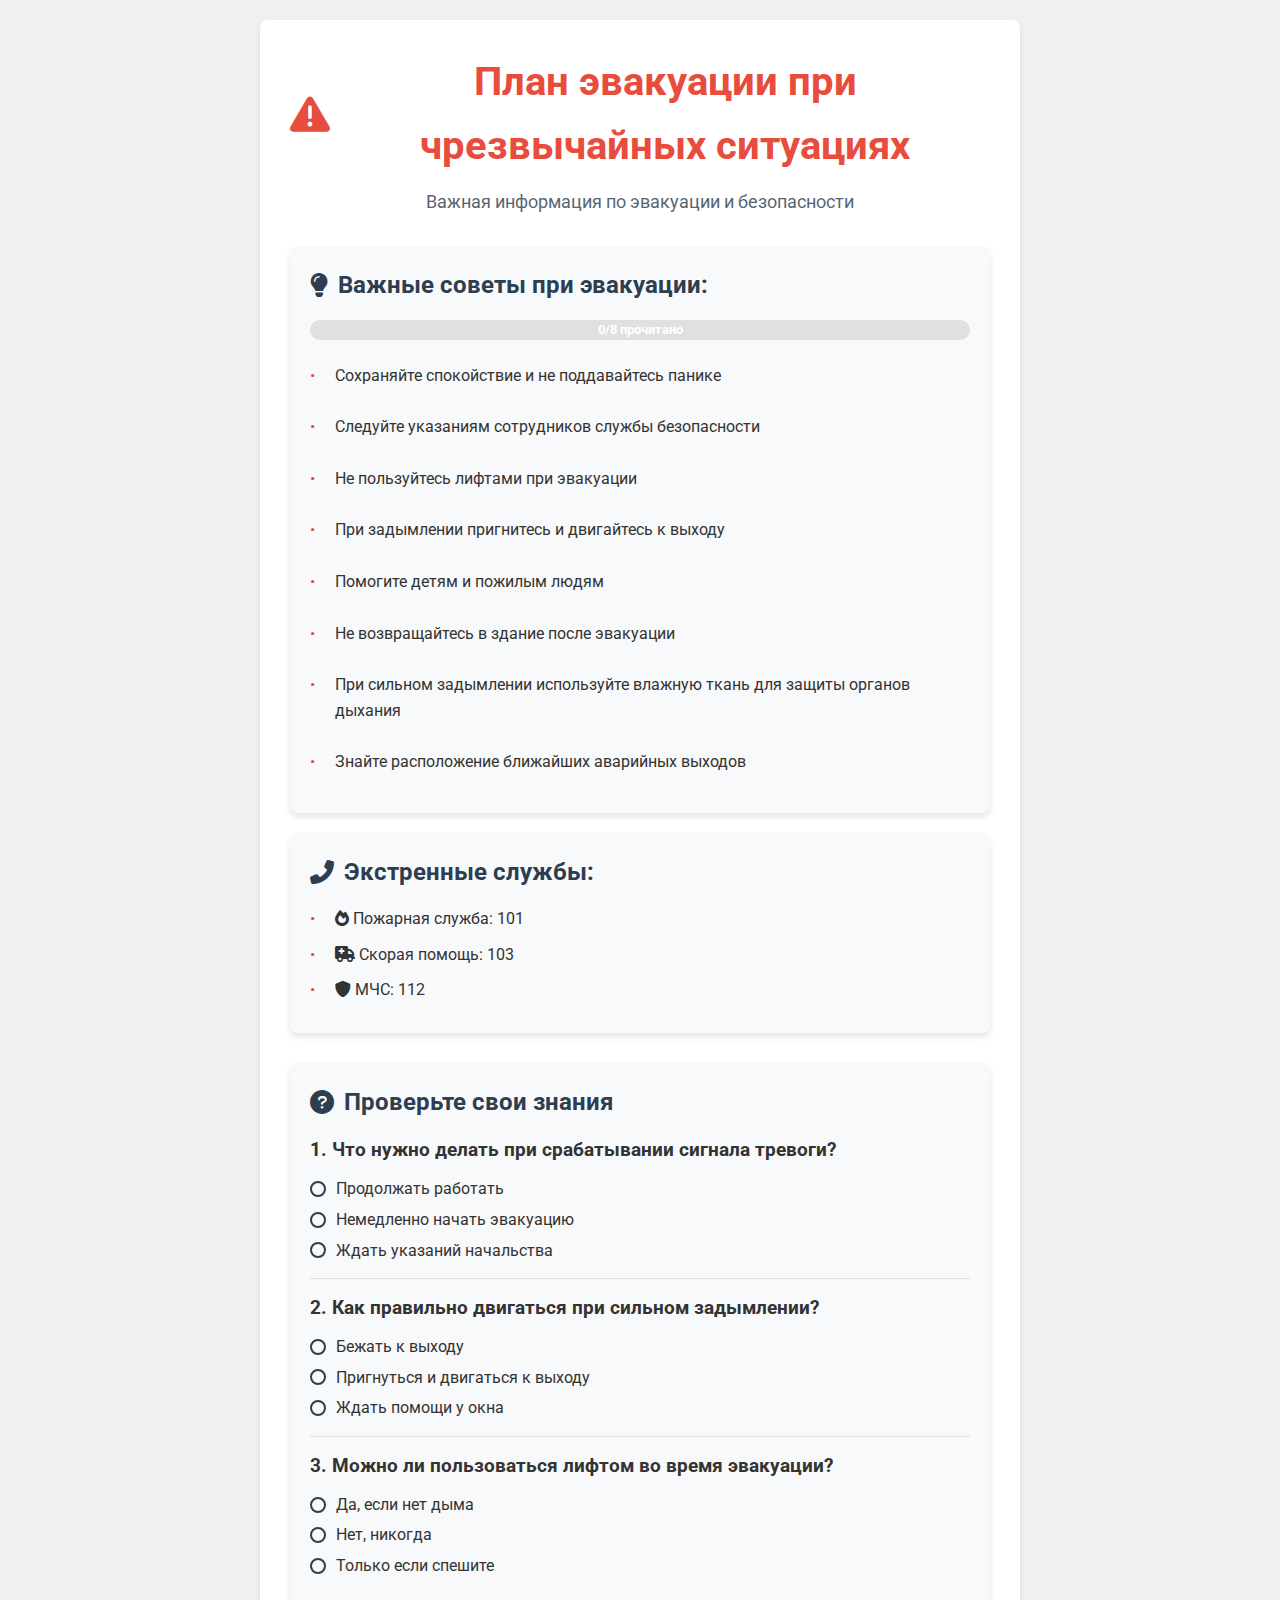
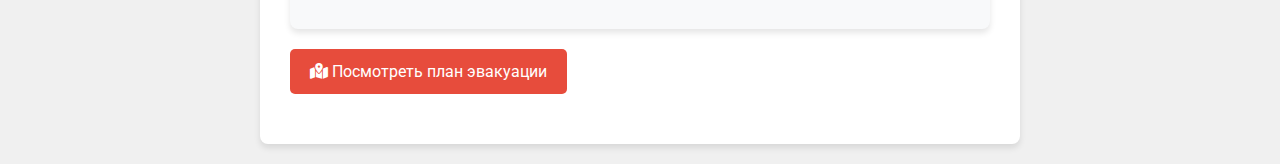
<file: ProjectExample/project/index.html>
<!DOCTYPE html>
<html lang="ru">
<head>
    <meta charset="UTF-8">
    <meta name="viewport" content="width=device-width, initial-scale=1.0">
    <title>План эвакуации при ЧС</title>
    <link rel="stylesheet" href="css/styles1.css">
    <link href="https://fonts.googleapis.com/css2?family=Roboto:wght@300;400;500;700&display=swap" rel="stylesheet">
    <link rel="stylesheet" href="https://cdnjs.cloudflare.com/ajax/libs/font-awesome/6.0.0/css/all.min.css">
</head>
<body>
    <div class="container">
        <header>
            <h1><i class="fas fa-exclamation-triangle"></i> План эвакуации при чрезвычайных ситуациях</h1>
            <p class="subtitle">Важная информация по эвакуации и безопасности</p>
        </header>

        <div class="main-content">
            <div class="info-panel">    
                <div class="tips">
                    <h2><i class="fas fa-lightbulb"></i> Важные советы при эвакуации:</h2>
                    <div class="progress-bar">
                        <div class="progress" id="readingProgress"></div>
                        <span id="progressText">0/8 прочитано</span>
                    </div>
                    <ul id="evacuationTips">
                    </ul>
                </div>

                <div class="emergency-contacts">
                    <h2><i class="fas fa-phone-alt"></i> Экстренные службы:</h2>
                    <ul>
                        <li><i class="fas fa-fire"></i> Пожарная служба: 101</li>
                        <li><i class="fas fa-ambulance"></i> Скорая помощь: 103</li>
                        <li><i class="fas fa-shield-alt"></i> МЧС: 112</li>
                    </ul>
                </div>
            </div>

            <div class="interactive-section">
                <div class="quiz-section">
                    <h2><i class="fas fa-question-circle"></i> Проверьте свои знания</h2>
                    <div class="quiz-container" id="quizContainer">
                    </div>
                    <div id="quizResult" class="quiz-result" style="display: none;"></div>
                </div>
            </div>
        </div>
        <a href="plan.html" class="nav-button" id="toPlanBtn">
            <i class="fas fa-map-marked-alt"></i> Посмотреть план эвакуации
        </a>
    </div>
    <div class="notification" id="notification"></div>
    <script>

        document.querySelectorAll('.nav-button').forEach(button => {
            button.addEventListener('click', function(e) {
                e.preventDefault();
                document.body.classList.add('fade-out');
                
                setTimeout(() => {
                    window.location.href = this.href;
                }, 500);
            });
        });
    </script>
    <script src="js/script.js"></script>
</body>
</html>
</file>
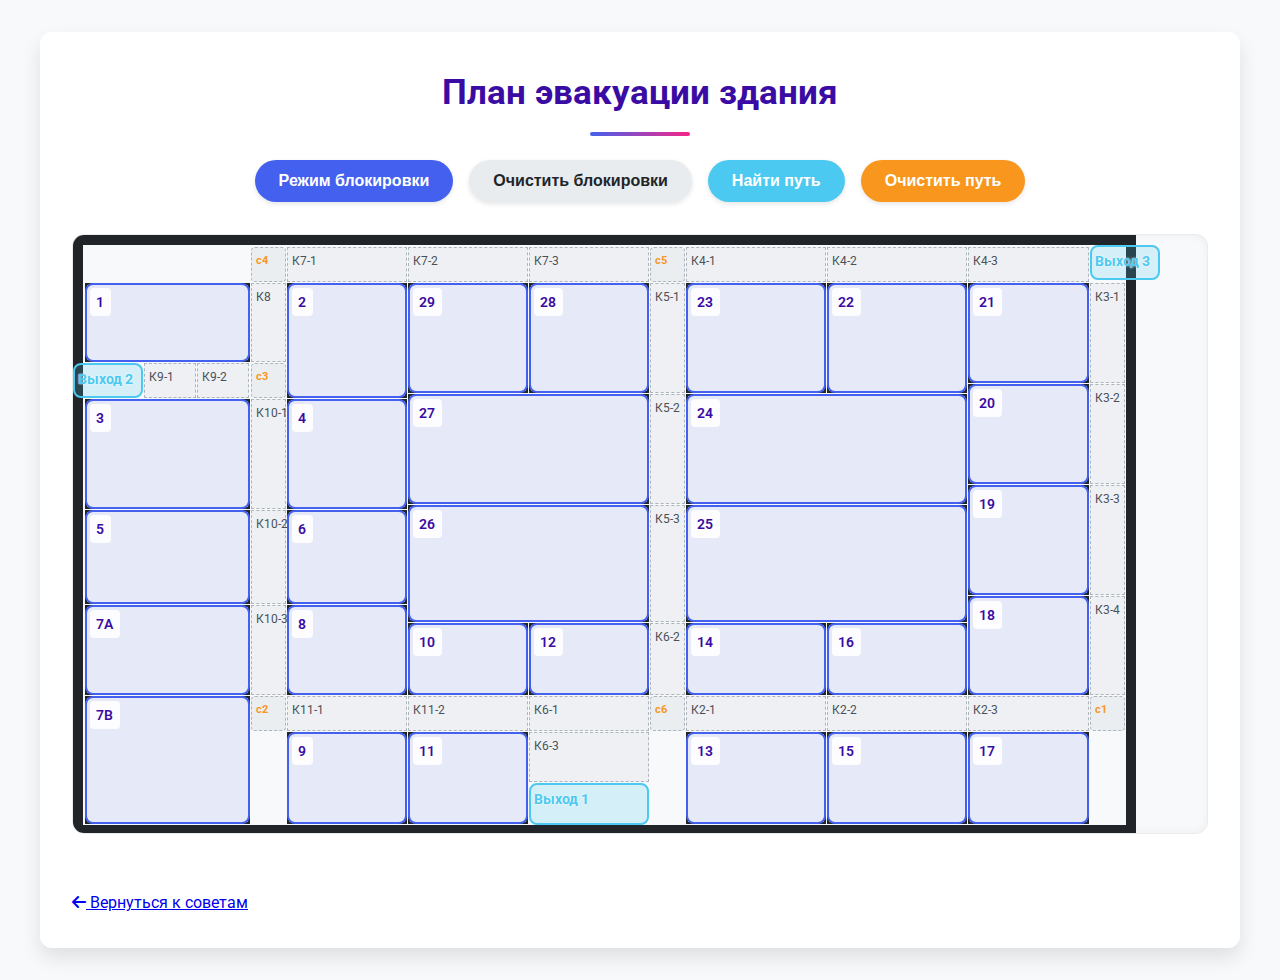
<file: ProjectExample/project/plan.html>
<!DOCTYPE html>
<html lang="ru">
<head>
    <meta charset="UTF-8">
    <meta name="viewport" content="width=device-width, initial-scale=1.0">
    <title>План эвакуации</title>
    <link href="https://fonts.googleapis.com/css2?family=Roboto:wght@300;400;500;700&display=swap" rel="stylesheet">
<link rel="stylesheet" href="https://cdnjs.cloudflare.com/ajax/libs/font-awesome/6.0.0/css/all.min.css">
    <link rel="stylesheet" href="css/style.css">
</head>
<body>
    <div class="container">
        <h1>План эвакуации здания</h1>
        
        <div class="controls">
            <button id="blockModeBtn">Режим блокировки</button>
            <button id="clearBlockedBtn">Очистить блокировки</button>
            <button id="findPathBtn">Найти путь</button>
            <button id="clearPathBtn">Очистить путь</button>
        </div>
        
        <div id="mapContainer"></div>
        
        <div id="infoPanel"></div>

        <a href="index.html" class="nav-button" id="toIndexBtn">
            <i class="fas fa-arrow-left"></i> Вернуться к советам
        </a>
    </div>

    <script src="js/graph-data.js"></script>
    <script src="js/app.js"></script>
    <script>
        document.querySelectorAll('.nav-button').forEach(button => {
            button.addEventListener('click', function(e) {
                e.preventDefault();
                document.body.classList.add('fade-out');
                
                setTimeout(() => {
                    window.location.href = this.href;
                }, 500);
            });
        });
    </script>
</body>
</html>
</file>
<file: ProjectExample/project/css/styles1.css>
:root {
    --primary-color: #e74c3c;
    --secondary-color: #2c3e50;
    --background-color: #f0f0f0;
    --card-background: #ffffff;
    --text-color: #333333;
    --border-radius: 8px;
    --box-shadow: 0 4px 6px rgba(0, 0, 0, 0.1);
    --transition: all 0.3s ease;
}

* {
    margin: 0;
    padding: 0;
    box-sizing: border-box;
}

body {
    font-family: 'Roboto', sans-serif;
    max-width: 800px;
    margin: 0 auto;
    padding: 20px;
    background-color: var(--background-color);
    color: var(--text-color);
    line-height: 1.6;
}

.container {
    background-color: var(--card-background);
    padding: 30px;
    border-radius: var(--border-radius);
    box-shadow: var(--box-shadow);
}

header {
    text-align: center;
    margin-bottom: 30px;
}

h1 {
    color: var(--primary-color);
    font-size: 2.5em;
    margin-bottom: 10px;
    display: flex;
    align-items: center;
    justify-content: center;
    gap: 10px;
}

.subtitle {
    color: var(--secondary-color);
    font-size: 1.1em;
    opacity: 0.8;
}

.main-content {
    display: flex;
    flex-direction: column;
    gap: 30px;
}

.info-panel {
    display: flex;
    flex-direction: column;
    gap: 20px;
}

.tips, .emergency-contacts, .quiz-section {
    background-color: #f8f9fa;
    padding: 20px;
    border-radius: var(--border-radius);
    box-shadow: var(--box-shadow);
}

h2 {
    color: var(--secondary-color);
    margin-bottom: 15px;
    display: flex;
    align-items: center;
    gap: 10px;
}

.tips ul, .emergency-contacts ul {
    list-style: none;
    margin: 0;
    padding: 0;
}

.tips li, .emergency-contacts li {
    margin: 10px 0;
    padding-left: 25px;
    position: relative;
}

.tips li:before, .emergency-contacts li:before {
    content: "•";
    color: var(--primary-color);
    position: absolute;
    left: 0;
}

.progress-bar {
    background-color: #e0e0e0;
    border-radius: 10px;
    margin-bottom: 15px;
    height: 20px;
    position: relative;
}

.progress {
    background-color: var(--primary-color);
    border-radius: 10px;
    height: 100%;
    width: 0%;
    transition: var(--transition);
}

#progressText {
    position: absolute;
    top: 50%;
    left: 50%;
    transform: translate(-50%, -50%);
    color: white;
    font-size: 0.8em;
    font-weight: bold;
}

.tips li {
    cursor: pointer;
    transition: var(--transition);
    padding: 8px 8px 8px 25px;
    border-radius: 4px;
}

.tips li:hover {
    background-color: #e8f4f8;
}

.tips li.read {
    background-color: #e8f8f0;
    color: #2e7d32;
}

.tips li.read:before {
    color: #2e7d32;
    content: "✓";
}

.quiz-container {
    margin-top: 15px;
}

.quiz-question {
    margin-bottom: 15px;
    padding-bottom: 10px;
    border-bottom: 1px solid #e0e0e0;
}

.quiz-question:last-child {
    border-bottom: none;
}

.quiz-options {
    margin-top: 10px;
}

.quiz-option {
    margin: 5px 0;
    display: flex;
    align-items: center;
}

.quiz-option input {
    margin-right: 10px;
}

.quiz-result {
    margin-top: 15px;
    padding: 20px;
    border-radius: var(--border-radius);
    animation: fadeIn 0.5s ease-out;
}

.quiz-result.perfect {
    background-color: #e8f5e9;
    border: 1px solid #2e7d32;
}

.quiz-result.good {
    background-color: #fff8e1;
    border: 1px solid #ff8f00;
}

.quiz-result.poor {
    background-color: #ffebee;
    border: 1px solid #c62828;
}

.quiz-question.correct {
    background-color: rgba(46, 125, 50, 0.1);
    border-left: 4px solid #2e7d32;
}

.quiz-question.incorrect {
    background-color: rgba(198, 40, 40, 0.1);
    border-left: 4px solid #c62828;
}

.correct-answer {
    color: #2e7d32;
    font-weight: bold;
}

.quiz-details {
    margin-top: 15px;
    background-color: rgba(255, 255, 255, 0.7);
    padding: 15px;
    border-radius: var(--border-radius);
}

.detail-item {
    padding: 10px;
    margin-bottom: 10px;
    border-radius: var(--border-radius);
    display: flex;
    flex-direction: column;
    gap: 5px;
}

.detail-item.correct {
    background-color: rgba(46, 125, 50, 0.1);
    border-left: 3px solid #2e7d32;
}

.detail-item.incorrect {
    background-color: rgba(198, 40, 40, 0.1);
    border-left: 3px solid #c62828;
}

.detail-status {
    font-weight: bold;
    margin-right: 10px;
}

.detail-status.correct {
    color: #2e7d32;
}

.detail-status.incorrect {
    color: #c62828;
}

.detail-question {
    font-weight: 500;
    margin: 0;
}

.detail-explanation {
    font-size: 0.9em;
    color: var(--secondary-color);
    margin: 5px 0 0 0;
    padding-left: 15px;
    border-left: 2px solid var(--secondary-color);
}

.notification {
    position: fixed;
    bottom: 20px;
    right: 20px;
    background-color: var(--secondary-color);
    color: white;
    padding: 15px 20px;
    border-radius: var(--border-radius);
    box-shadow: var(--box-shadow);
    transform: translateY(100px);
    opacity: 0;
    transition: var(--transition);
    z-index: 1000;
}

.notification.show {
    transform: translateY(0);
    opacity: 1;
}

.quiz-option input[type="radio"] {
    appearance: none;
    width: 16px;
    height: 16px;
    border: 2px solid var(--secondary-color);
    border-radius: 50%;
    margin-right: 10px;
    position: relative;
    cursor: pointer;
}

.quiz-option input[type="radio"]:checked::before {
    content: '';
    position: absolute;
    width: 8px;
    height: 8px;
    background-color: var(--primary-color);
    border-radius: 50%;
    top: 2px;
    left: 2px;
}

@keyframes fadeIn {
    from { opacity: 0; transform: translateY(20px); }
    to { opacity: 1; transform: translateY(0); }
}

@media (max-width: 768px) {
    h1 {
        font-size: 2em;
    }
    
    .notification {
        width: calc(100% - 40px);
    }
}

/* Анимации переходов */
body {
    opacity: 1;
    transition: opacity 0.5s ease;
}

body.fade-out {
    opacity: 0;
}

/* Стиль для кнопки/ссылки перехода */
.nav-button {
    display: inline-block;
    padding: 10px 20px;
    background-color: #e74c3c;
    color: white;
    text-decoration: none;
    border-radius: 5px;
    margin: 20px 0;
    transition: background-color 0.3s;
}

.nav-button:hover {
    background-color: #c0392b;
}
</file>
<file: ProjectExample/project/css/style.css>
:root {
  --primary-color: #4361ee;
  --primary-dark: #3a0ca3;
  --secondary-color: #f72585;
  --success-color: #4cc9f0;
  --warning-color: #f8961e;
  --danger-color: #ef233c;
  --light-color: #f8f9fa;
  --dark-color: #212529;
  --gray-light: #e9ecef;
  --gray-medium: #adb5bd;
  --gray-dark: #495057;
  
  --border-radius: 12px;
  --box-shadow: 0 10px 20px rgba(0, 0, 0, 0.1);
  --transition: all 0.3s cubic-bezier(0.25, 0.8, 0.25, 1);
}

* {
  margin: 0;
  padding: 0;
  box-sizing: border-box;
}

body {
  font-family: 'Segoe UI', Roboto, 'Helvetica Neue', sans-serif;
  line-height: 1.6;
  color: var(--dark-color);
  background-color: var(--light-color);
  padding: 2rem;
}

.container {
  max-width: 1200px;
  margin: 0 auto;
  background: white;
  border-radius: var(--border-radius);
  box-shadow: var(--box-shadow);
  overflow: hidden;
  padding: 2rem;
}

h1 {
  font-size: 2.2rem;
  font-weight: 700;
  color: var(--primary-dark);
  margin-bottom: 1.5rem;
  text-align: center;
  position: relative;
  padding-bottom: 1rem;
}

h1::after {
  content: '';
  position: absolute;
  bottom: 0;
  left: 50%;
  transform: translateX(-50%);
  width: 100px;
  height: 4px;
  background: linear-gradient(90deg, var(--primary-color), var(--secondary-color));
  border-radius: 2px;
}

.controls {
  display: flex;
  gap: 1rem;
  margin-bottom: 2rem;
  flex-wrap: wrap;
  justify-content: center;
}

button {
  padding: 0.75rem 1.5rem;
  border: none;
  border-radius: 50px;
  font-size: 1rem;
  font-weight: 600;
  cursor: pointer;
  transition: var(--transition);
  display: flex;
  align-items: center;
  gap: 0.5rem;
  box-shadow: 0 2px 5px rgba(0, 0, 0, 0.1);
}

button:hover {
  transform: translateY(-2px);
  box-shadow: 0 5px 15px rgba(0, 0, 0, 0.1);
}

#blockModeBtn {
  background-color: var(--primary-color);
  color: white;
}

#blockModeBtn:hover {
  background-color: var(--primary-dark);
}

#blockModeBtn.active {
  background-color: var(--danger-color);
}

#clearBlockedBtn {
  background-color: var(--gray-light);
  color: var(--dark-color);
}

#clearBlockedBtn:hover {
  background-color: var(--gray-medium);
}

#findPathBtn {
  background-color: var(--success-color);
  color: white;
}

#findPathBtn:hover {
  background-color: #3aa8d8;
}

#clearPathBtn {
  background-color: var(--warning-color);
  color: white;
}

#clearPathBtn:hover {
  background-color: #e07c0c;
}

#mapContainer {
  position: relative;
  width: 100%;
  height: 600px;
  background-color: var(--light-color);
  border-radius: var(--border-radius);
  overflow: hidden;
  box-shadow: inset 0 0 10px rgba(0, 0, 0, 0.05);
  border: 1px solid var(--gray-light);
}

#infoPanel {
  margin-top: 1.5rem;
  padding: 1rem;
  background-color: rgba(76, 201, 240, 0.1);
  border-radius: var(--border-radius);
  border-left: 4px solid var(--success-color);
  opacity: 0;
  transform: translateY(10px);
  transition: var(--transition);
  font-size: 1rem;
  color: var(--dark-color);
}

#infoPanel.show {
  opacity: 1;
  transform: translateY(0);
}

/* Элементы здания */
.wall {
  position: absolute;
  background-color: var(--dark-color);
  z-index: 1;
}

.room {
  position: absolute;
  background-color: rgba(67, 97, 238, 0.1);
  border: 2px solid var(--primary-color);
  border-radius: 8px;
  cursor: pointer;
  transition: var(--transition);
  z-index: 2;
}

.room:hover {
  background-color: rgba(67, 97, 238, 0.2);
}

.room.selected {
  background-color: rgba(76, 201, 240, 0.3);
  border-color: var(--success-color);
  box-shadow: 0 0 0 3px rgba(76, 201, 240, 0.3);
}

.room-label {
  position: absolute;
  font-size: 0.85rem;
  font-weight: 600;
  color: var(--primary-dark);
  pointer-events: none;
  z-index: 3;
  padding: 0.2rem 0.4rem;
  background-color: rgba(255, 255, 255, 0.9);
  border-radius: 4px;
}

.corridor {
  position: absolute;
  background-color: rgba(233, 236, 239, 0.7);
  border: 1px dashed var(--gray-medium);
  cursor: pointer;
  transition: var(--transition);
  z-index: 1;
}

.corridor:hover {
  background-color: rgba(233, 236, 239, 0.9);
}

.corridor.blocked {
  background-color: rgba(239, 35, 60, 0.1);
  border-color: var(--danger-color);
  border-style: solid;
}

.corridor-label {
  position: absolute;
  font-size: 0.75rem;
  color: var(--gray-dark);
  pointer-events: none;
  z-index: 2;
}

.cross {
  position: absolute;
  background-color: rgba(233, 236, 239, 0.9);
  border: 1px dashed var(--gray-medium);
  border-radius: 4px;
  cursor: pointer;
  z-index: 2;
}

.cross.blocked {
  background-color: rgba(239, 35, 60, 0.2);
  border-color: var(--danger-color);
}

.cross-label {
  position: absolute;
  font-size: 0.7rem;
  font-weight: bold;
  color: var(--warning-color);
  pointer-events: none;
  z-index: 3;
}

.stairs {
  position: absolute;
  background-color: rgba(248, 150, 30, 0.15);
  border: 1px solid var(--warning-color);
  border-radius: 4px;
  cursor: pointer;
  z-index: 2;
}

.stairs-step {
  position: absolute;
  background-color: var(--warning-color);
  opacity: 0.7;
}

.stairs-label {
  position: absolute;
  font-size: 0.8rem;
  font-weight: 600;
  color: var(--warning-color);
  pointer-events: none;
  z-index: 3;
}

.exit {
  position: absolute;
  background-color: rgba(76, 201, 240, 0.2);
  border: 2px solid var(--success-color);
  border-radius: 8px;
  cursor: pointer;
  z-index: 3;
  transition: var(--transition);
}

.exit:hover {
  background-color: rgba(76, 201, 240, 0.3);
}

.exit-label {
  position: absolute;
  font-size: 0.9rem;
  font-weight: bold;
  color: var(--success-color);
  pointer-events: none;
  z-index: 4;
  text-shadow: 0 0 2px white;
}

/* Стили для пути эвакуации */
.path-overlay {
  position: absolute;
  top: 0;
  left: 0;
  width: 100%;
  height: 100%;
  pointer-events: none;
  z-index: 10;
}

.path-overlay path {
  stroke: var(--secondary-color);
  stroke-width: 4px;
  fill: none;
  stroke-linecap: round;
  stroke-linejoin: round;
  opacity: 0;
  stroke-dasharray: 1000;
  stroke-dashoffset: 1000;
  animation: drawPath 2s ease-out forwards;
}

.path-overlay .end-arrow {
  stroke: var(--danger-color);
  stroke-width: 3px;
  marker-end: url(#arrowhead);
  opacity: 0;
  animation: 
    fadeInArrow 0.5s ease-out 1.5s forwards,
    moveArrow 1s ease-in-out 2s infinite alternate;
}

.path-overlay circle {
  stroke-width: 2px;
  stroke: white;
  opacity: 0;
  animation: fadeInPoint 0.5s ease-out forwards;
}

.path-overlay circle.start-point {
  fill: var(--success-color);
  r: 8;
  animation-delay: 0.5s;
}

.path-overlay circle.end-point {
  fill: var(--danger-color);
  r: 8;
  animation-delay: 1s;
}

.path-overlay circle.mid-point {
  fill: var(--warning-color);
  r: 6;
  animation-delay: 0.7s;
}

.path-overlay circle.cross-point {
  fill: var(--primary-color);
  r: 6;
  animation-delay: 0.7s;
}

/* Анимации */
@keyframes drawPath {
  to {
    stroke-dashoffset: 0;
    opacity: 1;
  }
}

@keyframes fadeInArrow {
  from {
    opacity: 0;
    transform: translateX(-10px);
  }
  to {
    opacity: 1;
    transform: translateX(0);
  }
}



@keyframes fadeInPoint {
  from {
    opacity: 0;
    transform: scale(0.5);
  }
  to {
    opacity: 1;
    transform: scale(1);
  }
}

/* Маркер стрелки */
#arrowhead polygon {
  fill: var(--danger-color); /* Просто цвет без анимации */
}

/* Адаптивность */
@media (max-width: 768px) {
  body {
    padding: 1rem;
  }
  
  .container {
    padding: 1rem;
  }
  
  h1 {
    font-size: 1.8rem;
  }
  
  button {
    padding: 0.6rem 1rem;
    font-size: 0.9rem;
  }
  
  #mapContainer {
    height: 400px;
  }
  
  .path-overlay path {
    stroke-width: 3px;
  }
  
  .path-overlay .end-arrow {
    stroke-width: 2px;
  }
  
  .path-overlay circle {
    r: 5;
  }
  
  .path-overlay circle.start-point,
  .path-overlay circle.end-point {
    r: 6;
  }
}
</file>
